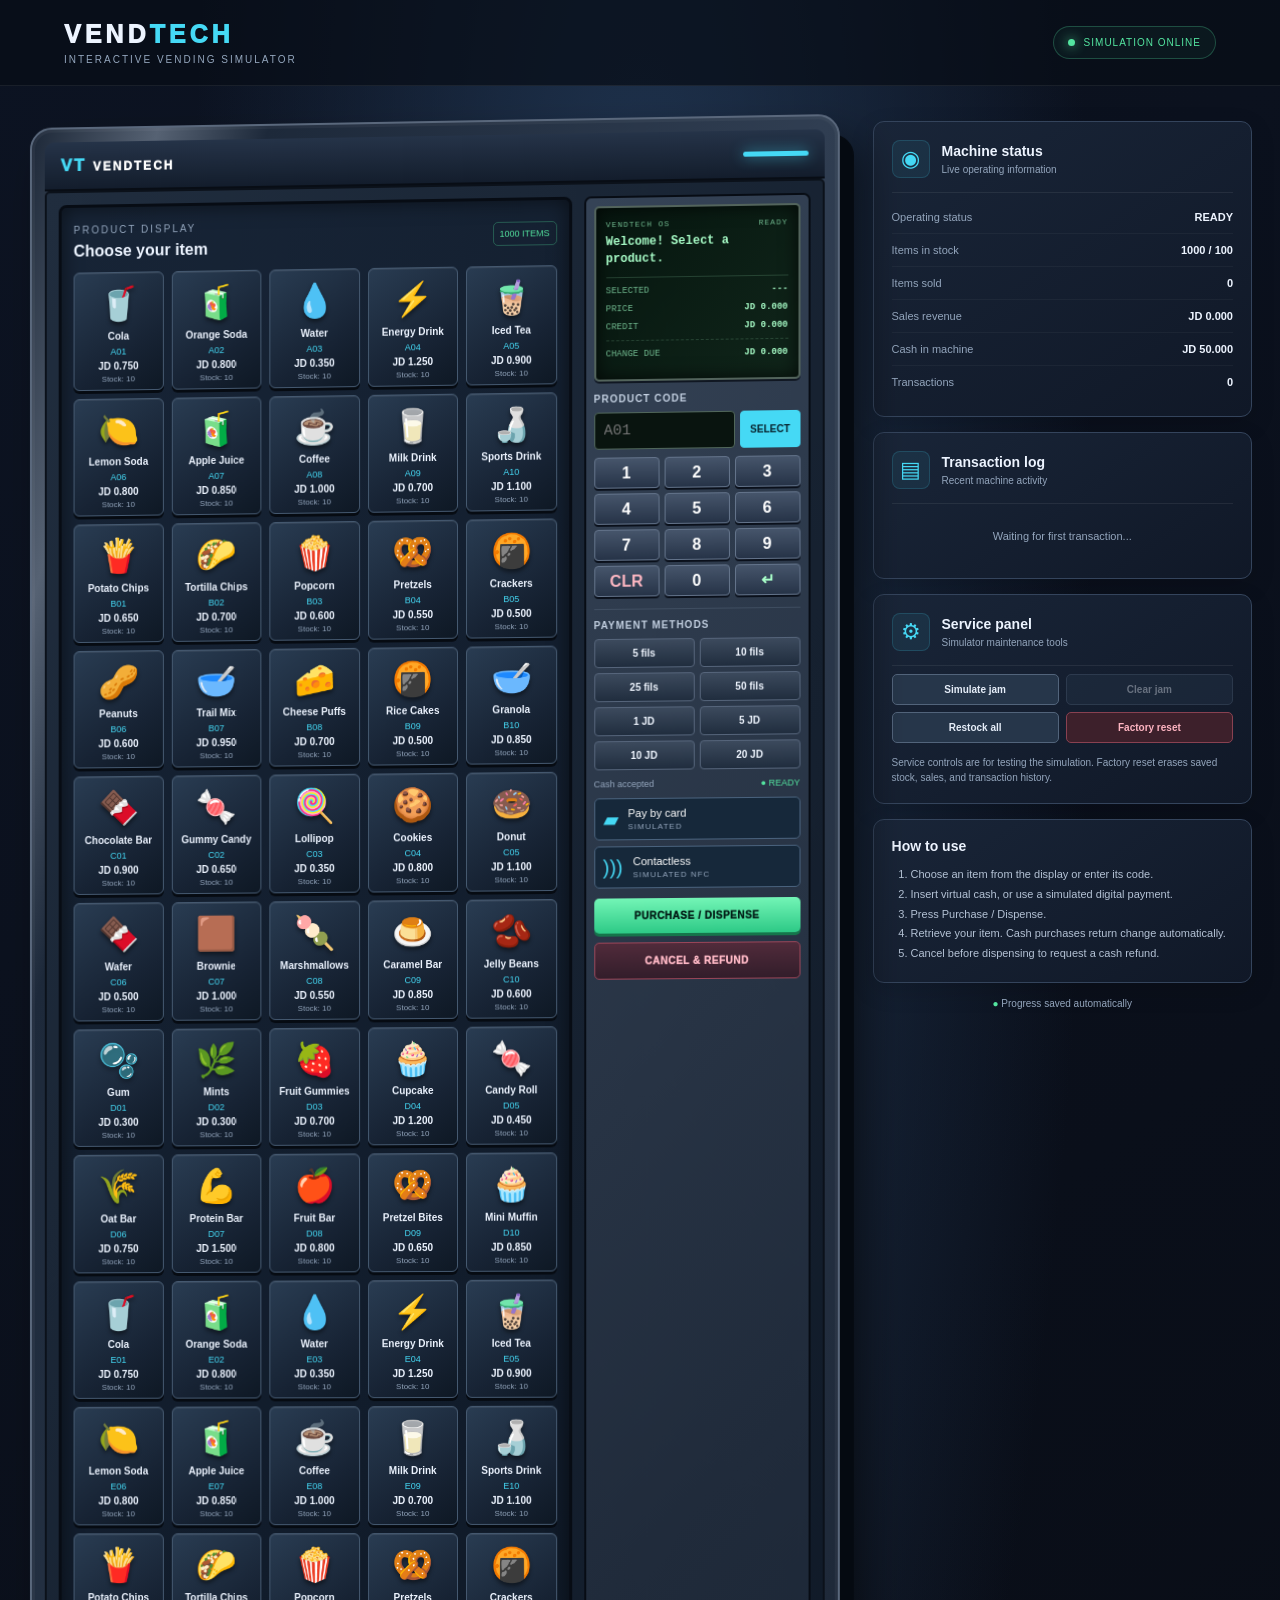
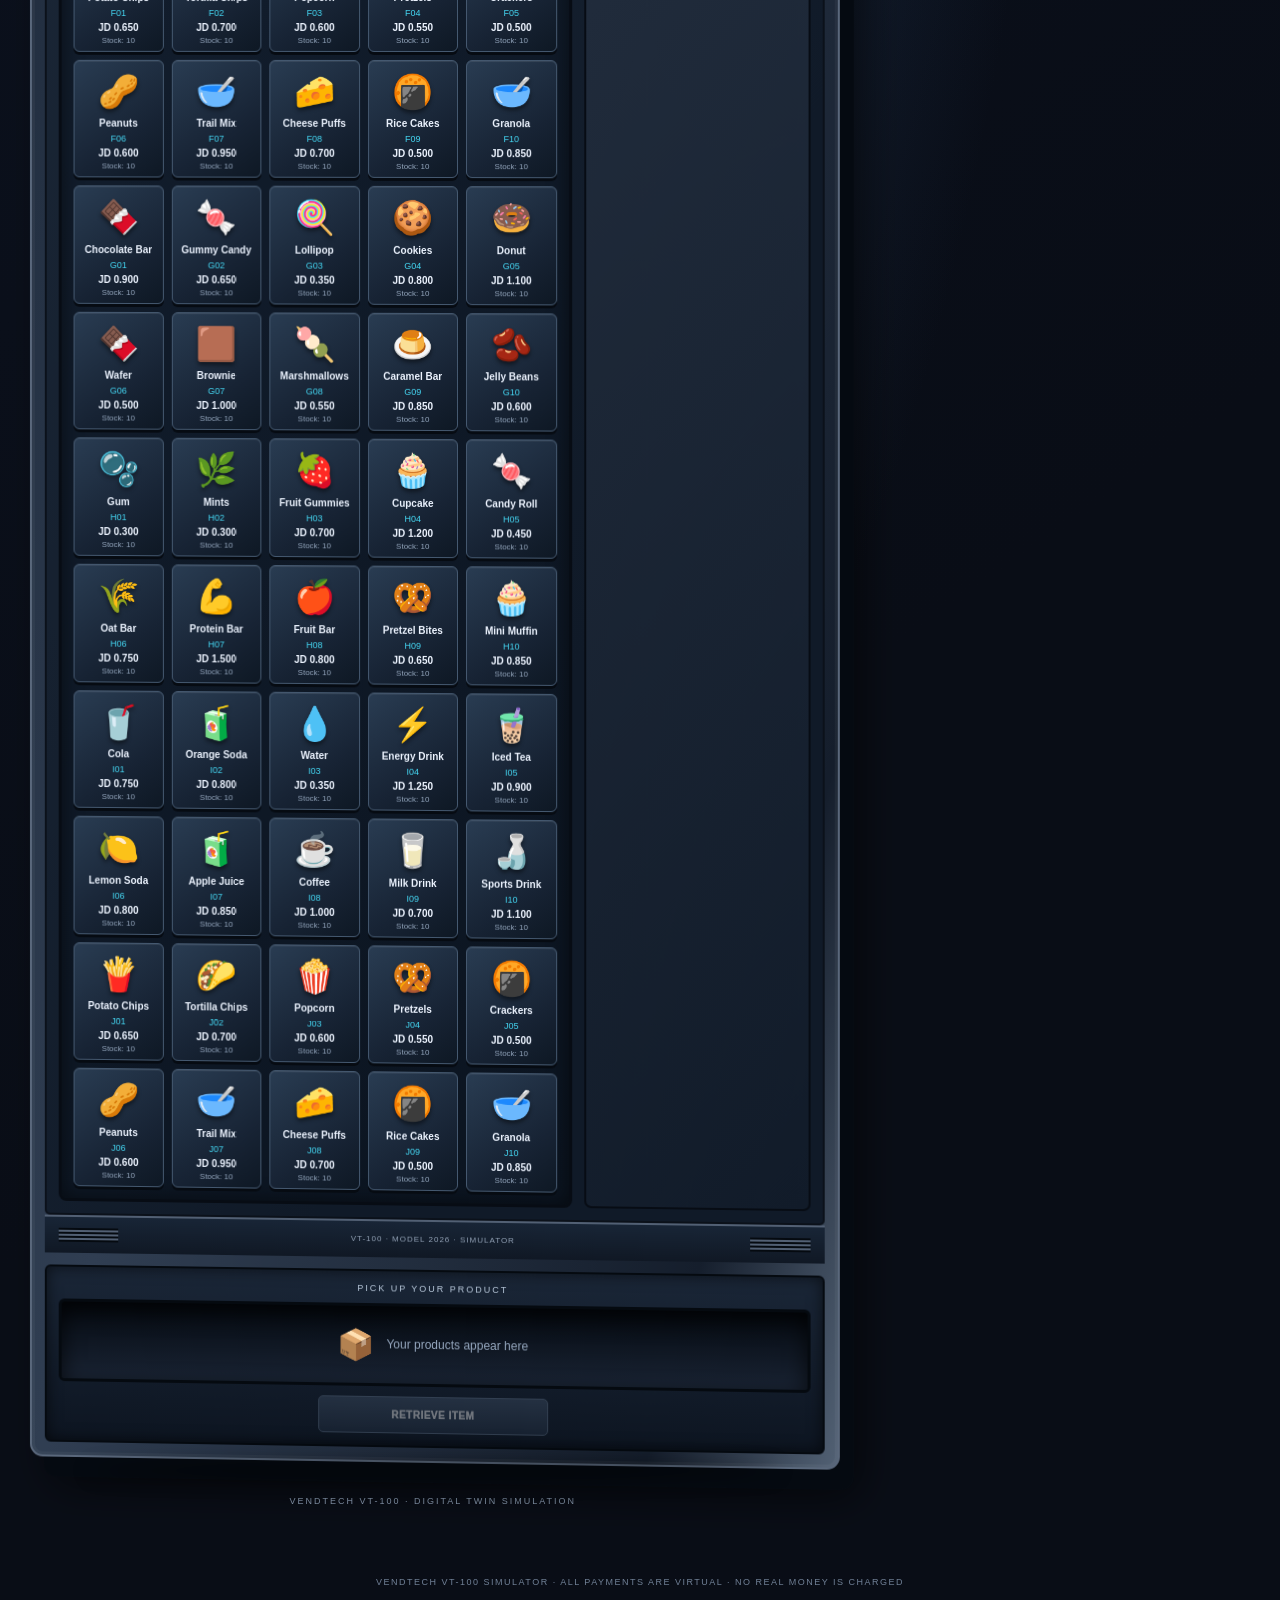
<file: index.html>
<!DOCTYPE html>
<html lang="en">
<head>
  <meta charset="UTF-8">
  <meta name="viewport" content="width=device-width, initial-scale=1.0">
  <meta name="theme-color" content="#101827">
  <title>VendTech 3D — Vending Machine Simulator</title>
  <link rel="stylesheet" href="style.css">
  <script src="script.js" defer></script>
</head>
<body>
  <header class="topbar">
    <div>
      <div class="brand">VEND<span>TECH</span></div>
      <div class="subtitle">INTERACTIVE VENDING SIMULATOR</div>
    </div>
    <div class="status-pill">
      <span class="status-dot"></span>
      SIMULATION ONLINE
    </div>
  </header>

  <main class="layout">
    <section class="machine-wrap">
      <div class="machine">
        <div class="machine-top">
          <div class="machine-logo">VT <span>VENDTECH</span></div>
          <div class="machine-light"></div>
        </div>

        <div class="machine-body">
          <section class="display-section">
            <div class="display-heading">
              <div>
                <span class="eyebrow">PRODUCT DISPLAY</span>
                <h1>Choose your item</h1>
              </div>
              <span id="stock-count" class="stock-badge">100 ITEMS</span>
            </div>
            <div id="product-grid" class="product-grid"></div>
          </section>

          <aside class="control-panel">
            <div class="lcd">
              <div class="lcd-top">
                <span>VENDTECH OS</span>
                <span id="clock">READY</span>
              </div>
              <div id="screen-message" class="screen-message">
                Welcome! Select a product.
              </div>
              <div class="lcd-divider"></div>
              <div class="lcd-row">
                <span>SELECTED</span>
                <strong id="selected-code">---</strong>
              </div>
              <div class="lcd-row">
                <span>PRICE</span>
                <strong id="selected-price">JD 0.00</strong>
              </div>
              <div class="lcd-row">
                <span>CREDIT</span>
                <strong id="credit-display">JD 0.00</strong>
              </div>
              <div class="lcd-row total-row">
                <span>CHANGE DUE</span>
                <strong id="change-display">JD 0.00</strong>
              </div>
            </div>

            <div class="keypad-panel">
              <label for="code-input">PRODUCT CODE</label>
              <div class="code-entry">
                <input id="code-input" maxlength="3" placeholder="A01"
                  autocomplete="off" aria-label="Product code">
                <button id="select-code-btn" class="small-button">SELECT</button>
              </div>
              <div class="keypad" id="keypad">
                <button data-key="1">1</button>
                <button data-key="2">2</button>
                <button data-key="3">3</button>
                <button data-key="4">4</button>
                <button data-key="5">5</button>
                <button data-key="6">6</button>
                <button data-key="7">7</button>
                <button data-key="8">8</button>
                <button data-key="9">9</button>
                <button data-key="clear" class="key-clear">CLR</button>
                <button data-key="0">0</button>
                <button data-key="enter" class="key-enter">↵</button>
              </div>
            </div>

            <div class="payment-panel">
              <div class="section-title">PAYMENT METHODS</div>
              <div class="cash-grid">
                <button class="cash-button" data-cash="0.05">5 fils</button>
                <button class="cash-button" data-cash="0.10">10 fils</button>
                <button class="cash-button" data-cash="0.25">25 fils</button>
                <button class="cash-button" data-cash="0.50">50 fils</button>
                <button class="cash-button" data-cash="1">1 JD</button>
                <button class="cash-button" data-cash="5">5 JD</button>
                <button class="cash-button" data-cash="10">10 JD</button>
                <button class="cash-button" data-cash="20">20 JD</button>
              </div>
              <div class="cash-status">
                <span>Cash accepted</span>
                <span class="green-text">● READY</span>
              </div>
              <div class="digital-payments">
                <button id="card-btn" class="digital-button">
                  <span>▰</span>
                  <span>Pay by card<small>SIMULATED</small></span>
                </button>
                <button id="tap-btn" class="digital-button">
                  <span>)))</span>
                  <span>Contactless<small>SIMULATED NFC</small></span>
                </button>
              </div>
              <button id="buy-btn" class="buy-button">PURCHASE / DISPENSE</button>
              <button id="cancel-btn" class="cancel-button">CANCEL & REFUND</button>
            </div>
          </aside>
        </div>

        <div class="machine-bottom">
          <div class="vent"></div>
          <div class="service-label">VT-100 · MODEL 2026 · SIMULATOR</div>
          <div class="vent"></div>
        </div>

        <div class="retrieval-area">
          <div class="retrieval-label">PICK UP YOUR PRODUCT</div>
          <div class="retrieval-window">
            <div id="delivery-animation" class="delivery-animation">
              <div class="delivery-icon">📦</div>
              <span id="delivery-text">Your products appear here</span>
            </div>
          </div>
          <button id="retrieve-btn" class="retrieve-button" disabled>
            RETRIEVE ITEM
          </button>
        </div>
      </div>

      <div class="machine-shadow"></div>
      <p class="machine-caption">VENDTECH VT-100 · DIGITAL TWIN SIMULATION</p>
    </section>

    <aside class="sidebar">
      <section class="info-card">
        <div class="card-heading">
          <span class="card-icon">◉</span>
          <div><h2>Machine status</h2><p>Live operating information</p></div>
        </div>
        <div class="stat-row"><span>Operating status</span><strong id="machine-status">READY</strong></div>
        <div class="stat-row"><span>Items in stock</span><strong id="stat-stock">100 / 100</strong></div>
        <div class="stat-row"><span>Items sold</span><strong id="stat-sold">0</strong></div>
        <div class="stat-row"><span>Sales revenue</span><strong id="stat-revenue">JD 0.00</strong></div>
        <div class="stat-row"><span>Cash in machine</span><strong id="stat-cash">JD 0.00</strong></div>
        <div class="stat-row"><span>Transactions</span><strong id="stat-transactions">0</strong></div>
      </section>

      <section class="info-card">
        <div class="card-heading">
          <span class="card-icon">▤</span>
          <div><h2>Transaction log</h2><p>Recent machine activity</p></div>
        </div>
        <div id="transaction-log" class="transaction-log">
          <div class="empty-log">Waiting for first transaction...</div>
        </div>
      </section>

      <section class="info-card service-card">
        <div class="card-heading">
          <span class="card-icon">⚙</span>
          <div><h2>Service panel</h2><p>Simulator maintenance tools</p></div>
        </div>
        <div class="service-actions">
          <button id="jam-btn" class="service-button">Simulate jam</button>
          <button id="clear-jam-btn" class="service-button">Clear jam</button>
          <button id="restock-btn" class="service-button">Restock all</button>
          <button id="reset-btn" class="service-button danger-button">Factory reset</button>
        </div>
        <p class="service-note">
          Service controls are for testing the simulation. Factory reset erases
          saved stock, sales, and transaction history.
        </p>
      </section>

      <section class="info-card help-card">
        <h2>How to use</h2>
        <ol>
          <li>Choose an item from the display or enter its code.</li>
          <li>Insert virtual cash, or use a simulated digital payment.</li>
          <li>Press Purchase / Dispense.</li>
          <li>Retrieve your item. Cash purchases return change automatically.</li>
          <li>Cancel before dispensing to request a cash refund.</li>
        </ol>
      </section>
      <div class="save-indicator"><span>●</span> <span id="save-status">Progress saves automatically</span></div>
    </aside>
  </main>

  <footer>
    VENDTECH VT-100 SIMULATOR · ALL PAYMENTS ARE VIRTUAL · NO REAL MONEY IS CHARGED
  </footer>

  <div id="toast" class="toast" role="status" aria-live="polite"></div>

  <dialog id="result-dialog" class="result-dialog">
    <div class="dialog-content">
      <div id="dialog-icon" class="dialog-icon">✓</div>
      <h2 id="dialog-title">Transaction complete</h2>
      <p id="dialog-message">Your product is ready.</p>
      <button id="dialog-close" class="buy-button">CONTINUE</button>
    </div>
  </dialog>
</body>
</html>
</file>
<file: style.css>
:root {
  --bg: #0b1120;
  --panel: #151f31;
  --panel-light: #202d42;
  --line: #34445c;
  --text: #edf4ff;
  --muted: #94a6bd;
  --cyan: #45d9f5;
  --green: #54e5a0;
  --red: #ff647b;
  --gold: #ffc86b;
}

* { box-sizing: border-box; }

body {
  margin: 0;
  color: var(--text);
  background:
    radial-gradient(ellipse at 50% 15%, #203551 0, transparent 50%),
    linear-gradient(145deg, #0c1322, #090d16 70%);
  font-family: Inter, "Segoe UI", Arial, sans-serif;
  min-height: 100vh;
}

button, input { font: inherit; }
button { cursor: pointer; }
button:disabled { cursor: not-allowed; opacity: .4; }

.topbar {
  display: flex;
  align-items: center;
  justify-content: space-between;
  gap: 16px;
  padding: 20px 5%;
  border-bottom: 1px solid #ffffff12;
  background: #080d17b8;
}

.brand {
  font-size: 25px;
  font-weight: 950;
  letter-spacing: 4px;
}

.brand span { color: var(--cyan); }

.subtitle, .eyebrow {
  color: var(--muted);
  font-size: 10px;
  letter-spacing: 2px;
  margin-top: 5px;
}

.status-pill {
  display: flex;
  align-items: center;
  gap: 9px;
  border: 1px solid #54e5a044;
  border-radius: 30px;
  padding: 10px 14px;
  font-size: 10px;
  letter-spacing: 1px;
  color: var(--green);
  background: #54e5a00c;
}

.status-dot {
  width: 7px;
  height: 7px;
  background: var(--green);
  border-radius: 50%;
  box-shadow: 0 0 12px var(--green);
}

.layout {
  display: grid;
  grid-template-columns: minmax(0, 1.6fr) minmax(290px, .75fr);
  gap: 35px;
  max-width: 1450px;
  margin: 35px auto;
  padding: 0 28px;
  align-items: start;
}

.machine-wrap { min-width: 0; perspective: 1500px; }

.machine {
  position: relative;
  max-width: 850px;
  margin: auto;
  padding: 13px;
  border: 2px solid #5a687c;
  border-radius: 22px 22px 13px 13px;
  background: linear-gradient(105deg, #1d2838, #566273 8%, #1d293a 15%, #303e52 50%, #151e2c 88%, #526174);
  box-shadow:
    14px 20px 0 #050a11,
    20px 28px 45px #0009,
    inset 0 0 0 3px #ffffff0a;
  transform: rotateY(-1deg);
}

.machine-top {
  height: 49px;
  display: flex;
  justify-content: space-between;
  align-items: center;
  padding: 0 16px;
  border-radius: 9px 9px 0 0;
  background: linear-gradient(#253348, #131d2c);
  border-bottom: 2px solid #080d15;
}

.machine-logo {
  font-weight: 950;
  letter-spacing: 2px;
  color: var(--cyan);
  font-size: 17px;
}

.machine-logo span { color: white; font-size: 12px; }

.machine-light {
  width: 65px;
  height: 5px;
  border-radius: 8px;
  background: var(--cyan);
  box-shadow: 0 0 14px #45d9f5a8;
}

.machine-body {
  display: grid;
  grid-template-columns: minmax(0, 1fr) 225px;
  gap: 12px;
  padding: 12px;
  background: linear-gradient(115deg, #202d3e, #101a28 75%);
  border: 2px solid #0b111a;
  border-radius: 5px;
}

.display-section {
  min-width: 0;
  padding: 12px;
  background: linear-gradient(130deg, #172436, #0b1420);
  border: 3px solid #070c14;
  border-radius: 8px;
  box-shadow: inset 0 0 20px #0008;
}

.display-heading {
  display: flex;
  justify-content: space-between;
  align-items: center;
  gap: 10px;
  margin-bottom: 12px;
}

.display-heading h1 {
  font-size: 16px;
  margin: 5px 0 0;
}

.stock-badge {
  white-space: nowrap;
  font-size: 9px;
  color: var(--green);
  border: 1px solid #54e5a04a;
  border-radius: 5px;
  padding: 6px;
}

.product-grid {
  display: grid;
  grid-template-columns: repeat(5, minmax(0, 1fr));
  gap: 8px;
}

.product {
  position: relative;
  min-width: 0;
  min-height: 106px;
  padding: 6px 3px;
  overflow: hidden;
  border: 1px solid #455970;
  border-radius: 6px;
  color: var(--text);
  background: linear-gradient(145deg, #293c52, #172334 65%, #0e1824);
  box-shadow: inset 0 1px #ffffff15, 0 3px 0 #060b12;
  transition: transform .15s, border-color .15s, filter .15s;
}

.product:hover:not(:disabled) {
  transform: translateY(-3px);
  border-color: var(--cyan);
  filter: brightness(1.18);
}

.product.selected {
  border: 2px solid var(--cyan);
  box-shadow: 0 0 12px #45d9f545, inset 0 0 10px #45d9f515;
}

.product-icon {
  display: block;
  font-size: clamp(22px, 3vw, 33px);
  line-height: 1.2;
  margin: 5px 0 7px;
  filter: drop-shadow(0 3px 2px #0007);
}

.product-name {
  display: block;
  font-size: 10px;
  font-weight: 700;
  line-height: 1.2;
  overflow-wrap: anywhere;
}

.product-code {
  display: block;
  font-size: 9px;
  color: var(--cyan);
  margin-top: 4px;
}

.product-price {
  display: block;
  font-size: 10px;
  margin-top: 4px;
  font-weight: 800;
}

.product-stock {
  display: block;
  color: var(--muted);
  font-size: 8px;
  margin-top: 3px;
}

.product.sold-out {
  filter: grayscale(1);
  opacity: .55;
}

.sold-label {
  position: absolute;
  top: 37%;
  left: -12%;
  width: 124%;
  padding: 4px;
  transform: rotate(-23deg);
  background: #b52d46e8;
  color: white;
  font-size: 9px;
  font-weight: 900;
  text-align: center;
}

.control-panel {
  min-width: 0;
  padding: 8px;
  background: linear-gradient(135deg, #354356, #202b3b 50%, #111b29);
  border: 2px solid #070c14;
  border-radius: 7px;
}

.lcd {
  padding: 12px 10px;
  color: #a9ffc9;
  background: linear-gradient(130deg, #06160f, #10251a);
  border: 2px solid #53645c;
  border-radius: 5px;
  font-family: "Courier New", monospace;
  box-shadow: inset 0 0 18px #000b, 0 2px 0 #101722;
}

.lcd-top {
  display: flex;
  justify-content: space-between;
  font-size: 8px;
  color: #70b88e;
  letter-spacing: 1px;
}

.screen-message {
  min-height: 44px;
  display: flex;
  align-items: center;
  font-size: 12px;
  font-weight: bold;
  line-height: 1.4;
  overflow-wrap: anywhere;
}

.lcd-divider {
  height: 1px;
  background: #a9ffc92a;
  margin: 4px 0 7px;
}

.lcd-row {
  display: flex;
  justify-content: space-between;
  gap: 6px;
  font-size: 9px;
  margin: 8px 0;
}

.lcd-row span { color: #70b88e; }
.lcd-row strong { text-align: right; overflow-wrap: anywhere; }

.total-row {
  border-top: 1px dashed #a9ffc92a;
  padding-top: 8px;
}

.keypad-panel { padding: 12px 0; }

.keypad-panel label, .section-title {
  display: block;
  font-size: 10px;
  font-weight: 800;
  letter-spacing: 1px;
  color: #c3d0e1;
  margin-bottom: 8px;
}

.code-entry { display: flex; gap: 5px; }

.code-entry input {
  width: 0;
  flex: 1;
  min-width: 0;
  padding: 9px;
  color: #eafff2;
  background: #09140f;
  border: 1px solid #51675b;
  border-radius: 4px;
  text-transform: uppercase;
  font-family: monospace;
  font-size: 15px;
}

.small-button {
  border: 1px solid #45d9f5;
  border-radius: 4px;
  padding: 0 9px;
  color: #06202b;
  background: var(--cyan);
  font-size: 10px;
  font-weight: 900;
}

.keypad {
  display: grid;
  grid-template-columns: repeat(3, minmax(0, 1fr));
  gap: 5px;
  margin-top: 8px;
}

.keypad button {
  height: 31px;
  border: 1px solid #64748b;
  border-radius: 4px;
  background: linear-gradient(#46556b, #263347);
  color: white;
  font-weight: 800;
  box-shadow: 0 2px 0 #0a101b;
}

.keypad button:active { transform: translateY(2px); box-shadow: none; }
.keypad .key-clear { color: #ffb8c3; }
.keypad .key-enter { color: #a9ffc9; }

.payment-panel {
  border-top: 1px solid #65758a55;
  padding-top: 10px;
}

.cash-grid {
  display: grid;
  grid-template-columns: repeat(2, minmax(0, 1fr));
  gap: 5px;
}

.cash-button {
  padding: 8px 2px;
  border: 1px solid #56657b;
  border-radius: 4px;
  color: #f0f6ff;
  background: linear-gradient(#3c4a5d, #202d3e);
  font-size: 10px;
  font-weight: 700;
}

.cash-button:hover:not(:disabled) { border-color: var(--gold); }

.cash-status {
  display: flex;
  justify-content: space-between;
  gap: 5px;
  font-size: 9px;
  color: var(--muted);
  margin: 9px 0;
}

.green-text { color: var(--green); }

.digital-payments { display: grid; gap: 6px; }

.digital-button {
  display: flex;
  align-items: center;
  gap: 10px;
  width: 100%;
  padding: 8px;
  border: 1px solid #4a637e;
  border-radius: 5px;
  background: #16283a;
  color: white;
  text-align: left;
  font-size: 11px;
}

.digital-button > span:first-child {
  font-size: 20px;
  color: var(--cyan);
}

.digital-button small {
  display: block;
  margin-top: 3px;
  color: var(--muted);
  font-size: 8px;
  letter-spacing: 1px;
}

.buy-button, .cancel-button, .retrieve-button {
  width: 100%;
  padding: 12px 6px;
  border: 0;
  border-radius: 5px;
  font-size: 10px;
  font-weight: 950;
  letter-spacing: .5px;
}

.buy-button {
  color: #032018;
  background: linear-gradient(#73f5b6, #2dc986);
  box-shadow: 0 3px 0 #15754b;
  margin-top: 10px;
}

.cancel-button {
  margin-top: 9px;
  border: 1px solid #9b4659;
  color: #ffb9c6;
  background: linear-gradient(#512b3b, #321d2a);
}

.machine-bottom {
  display: flex;
  align-items: center;
  justify-content: space-between;
  gap: 12px;
  height: 38px;
  padding: 0 14px;
  background: linear-gradient(#182536, #101824);
  border-top: 2px solid #526074;
}

.vent {
  width: 60px;
  height: 14px;
  background: repeating-linear-gradient(to bottom, #050a10 0 2px, #526074 2px 4px);
}

.service-label {
  font-size: 8px;
  color: #92a1b5;
  letter-spacing: 1px;
}

.retrieval-area {
  margin-top: 12px;
  padding: 12px;
  border: 2px solid #050a10;
  border-radius: 6px;
  background: linear-gradient(#1a2637, #0d1521);
  box-shadow: inset 0 0 15px #0009;
}

.retrieval-label {
  text-align: center;
  color: #b8c8da;
  font-size: 9px;
  letter-spacing: 2px;
  margin-bottom: 10px;
}

.retrieval-window {
  min-height: 83px;
  display: flex;
  align-items: center;
  justify-content: center;
  overflow: hidden;
  border: 3px solid #050a10;
  border-radius: 6px;
  background: linear-gradient(180deg, #050a11, #192333);
  box-shadow: inset 0 8px 22px #000b;
}

.delivery-animation {
  display: flex;
  align-items: center;
  gap: 12px;
  padding: 10px;
  color: var(--muted);
  font-size: 12px;
  text-align: center;
}

.delivery-icon { font-size: 30px; }

.delivery-animation.dispensing .delivery-icon {
  animation: drop-item .75s cubic-bezier(.22,.7,.3,1);
}

.delivery-animation.has-item {
  color: var(--green);
  border: 1px solid #54e5a044;
  border-radius: 8px;
}

@keyframes drop-item {
  0% { transform: translateY(-80px) rotate(-25deg); opacity: 0; }
  70% { transform: translateY(6px) rotate(5deg); opacity: 1; }
  100% { transform: translateY(0) rotate(0); }
}

.retrieve-button {
  display: block;
  max-width: 230px;
  margin: 10px auto 0;
  color: white;
  background: linear-gradient(#42536a, #263447);
  border: 1px solid #657890;
}

.machine-shadow {
  height: 15px;
  max-width: 85%;
  margin: 0 auto;
  border-radius: 50%;
  background: #0008;
  filter: blur(10px);
}

.machine-caption {
  color: var(--muted);
  font-size: 9px;
  letter-spacing: 2px;
  text-align: center;
  margin-top: 18px;
}

.sidebar { display: grid; gap: 15px; }

.info-card {
  min-width: 0;
  padding: 18px;
  border: 1px solid #34445c;
  border-radius: 11px;
  background: linear-gradient(145deg, #192538, #101827);
  box-shadow: 0 8px 24px #0002;
}

.card-heading {
  display: flex;
  align-items: center;
  gap: 12px;
  padding-bottom: 14px;
  margin-bottom: 8px;
  border-bottom: 1px solid #ffffff12;
}

.card-icon {
  width: 38px;
  height: 38px;
  display: grid;
  place-items: center;
  border-radius: 8px;
  color: var(--cyan);
  background: #45d9f512;
  border: 1px solid #45d9f52a;
  font-size: 22px;
}

.card-heading h2, .help-card h2 {
  margin: 0;
  font-size: 14px;
}

.card-heading p {
  margin: 5px 0 0;
  color: var(--muted);
  font-size: 10px;
}

.stat-row {
  display: flex;
  justify-content: space-between;
  gap: 12px;
  padding: 10px 0;
  border-bottom: 1px solid #ffffff0a;
  font-size: 11px;
}

.stat-row:last-child { border: 0; }
.stat-row span { color: var(--muted); text-align: left; }
.stat-row strong { text-align: right; font-size: 11px; overflow-wrap: anywhere; }

.transaction-log {
  display: grid;
  gap: 8px;
  max-height: 280px;
  overflow: auto;
}

.empty-log {
  padding: 18px 4px;
  color: var(--muted);
  text-align: center;
  font-size: 11px;
}

.log-item {
  padding: 10px;
  border: 1px solid #ffffff10;
  border-radius: 6px;
  background: #ffffff04;
  font-size: 10px;
}

.log-item-top { display: flex; justify-content: space-between; gap: 8px; }
.log-item strong { color: #dce8f8; }
.log-item time { color: var(--muted); font-size: 9px; }
.log-item p { margin: 6px 0 0; color: var(--muted); line-height: 1.4; }
.log-success { color: var(--green); }
.log-error { color: var(--red); }

.service-actions { display: grid; grid-template-columns: 1fr 1fr; gap: 7px; }

.service-button {
  padding: 9px 5px;
  border: 1px solid #52647b;
  border-radius: 5px;
  color: #e6eef9;
  background: #26364a;
  font-size: 10px;
  font-weight: 700;
}

.service-button:hover:not(:disabled) { border-color: var(--cyan); }

.danger-button {
  border-color: #894151;
  color: #ffb5c2;
  background: #3d202b;
}

.service-note {
  margin: 12px 0 0;
  color: var(--muted);
  font-size: 10px;
  line-height: 1.5;
}

.help-card ol {
  padding-left: 19px;
  margin-bottom: 0;
  color: #b4c2d5;
  font-size: 11px;
  line-height: 1.8;
}

.save-indicator {
  color: var(--muted);
  font-size: 10px;
  text-align: center;
}

.save-indicator > span:first-child { color: var(--green); }

footer {
  padding: 25px 15px;
  color: #718197;
  text-align: center;
  font-size: 9px;
  letter-spacing: 1.5px;
  line-height: 1.7;
}

.toast {
  position: fixed;
  z-index: 10;
  left: 50%;
  bottom: 24px;
  width: max-content;
  max-width: calc(100% - 30px);
  padding: 12px 18px;
  transform: translate(-50%, 20px);
  opacity: 0;
  pointer-events: none;
  border: 1px solid #45d9f555;
  border-radius: 8px;
  color: white;
  background: #17283a;
  box-shadow: 0 8px 30px #0008;
  font-size: 12px;
  transition: opacity .2s, transform .2s;
}

.toast.visible { opacity: 1; transform: translate(-50%, 0); }

.result-dialog {
  width: min(390px, calc(100% - 30px));
  border: 1px solid #455970;
  border-radius: 15px;
  color: var(--text);
  background: #152235;
  box-shadow: 0 25px 100px #000b;
}

.result-dialog::backdrop { background: #020611c9; }

.dialog-content { padding: 20px; text-align: center; }
.dialog-icon { font-size: 40px; color: var(--green); }
.dialog-content h2 { font-size: 20px; }
.dialog-content p { color: #b4c2d5; font-size: 13px; line-height: 1.6; }

@media (max-width: 1050px) {
  .layout { grid-template-columns: 1fr; max-width: 820px; }
  .sidebar { grid-template-columns: repeat(2, minmax(0, 1fr)); }
  .save-indicator { grid-column: 1 / -1; }
}

@media (max-width: 620px) {
  .topbar { padding: 16px; }
  .brand { font-size: 20px; }
  .subtitle { font-size: 8px; }
  .status-pill { font-size: 8px; padding: 8px; }
  .layout { padding: 0 10px; margin: 20px auto; gap: 22px; }
  .machine { padding: 7px; transform: none; }
  .machine-body { grid-template-columns: minmax(0, 1fr); padding: 7px; }
  .control-panel { display: grid; grid-template-columns: 1fr 1fr; gap: 10px; }
  .lcd { grid-column: 1 / -1; }
  .keypad-panel { padding: 4px 0; }
  .payment-panel { padding-top: 5px; border: 0; }
  .product-grid { grid-template-columns: repeat(4, minmax(0, 1fr)); gap: 6px; }
  .product { min-height: 100px; }
  .product-name { font-size: 9px; }
  .sidebar { grid-template-columns: 1fr; }
}

@media (max-width: 380px) {
  .control-panel { grid-template-columns: 1fr; }
  .lcd { grid-column: auto; }
  .product-grid { grid-template-columns: repeat(3, minmax(0, 1fr)); }
}
</file>
